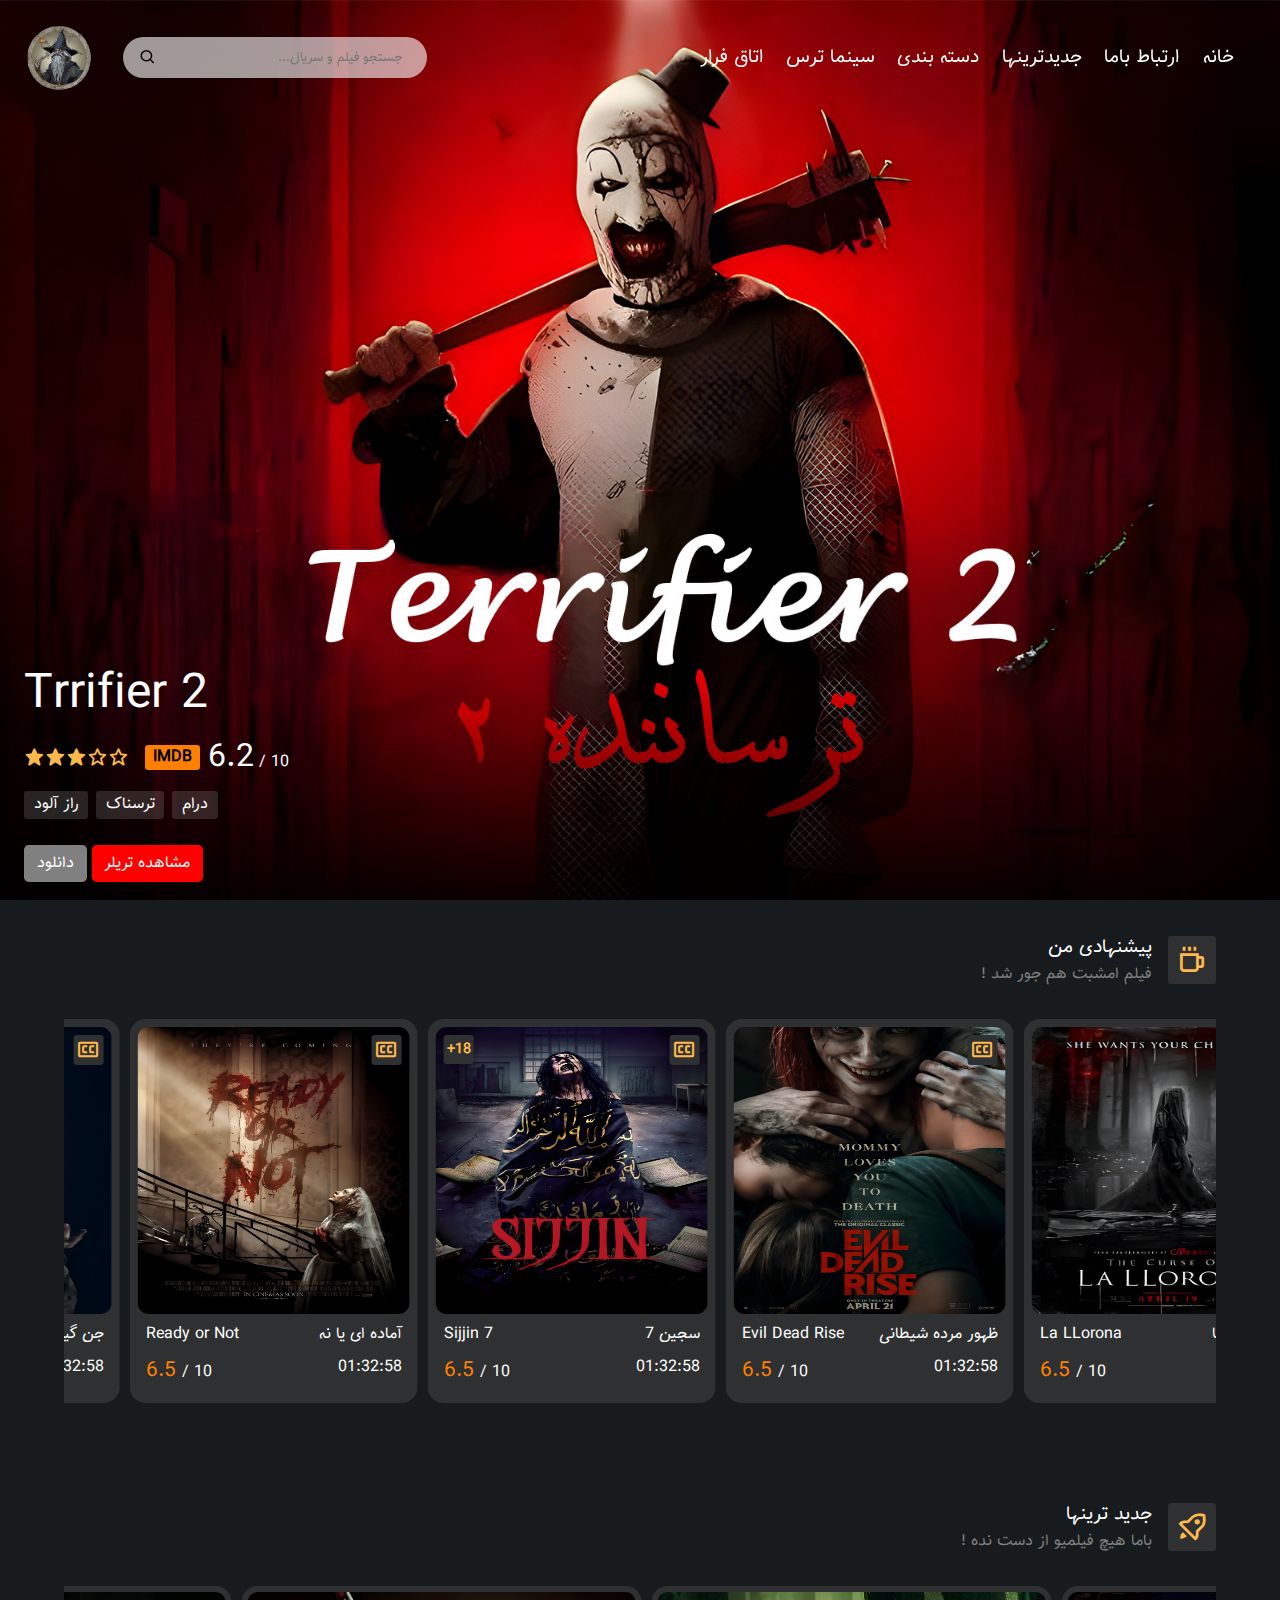
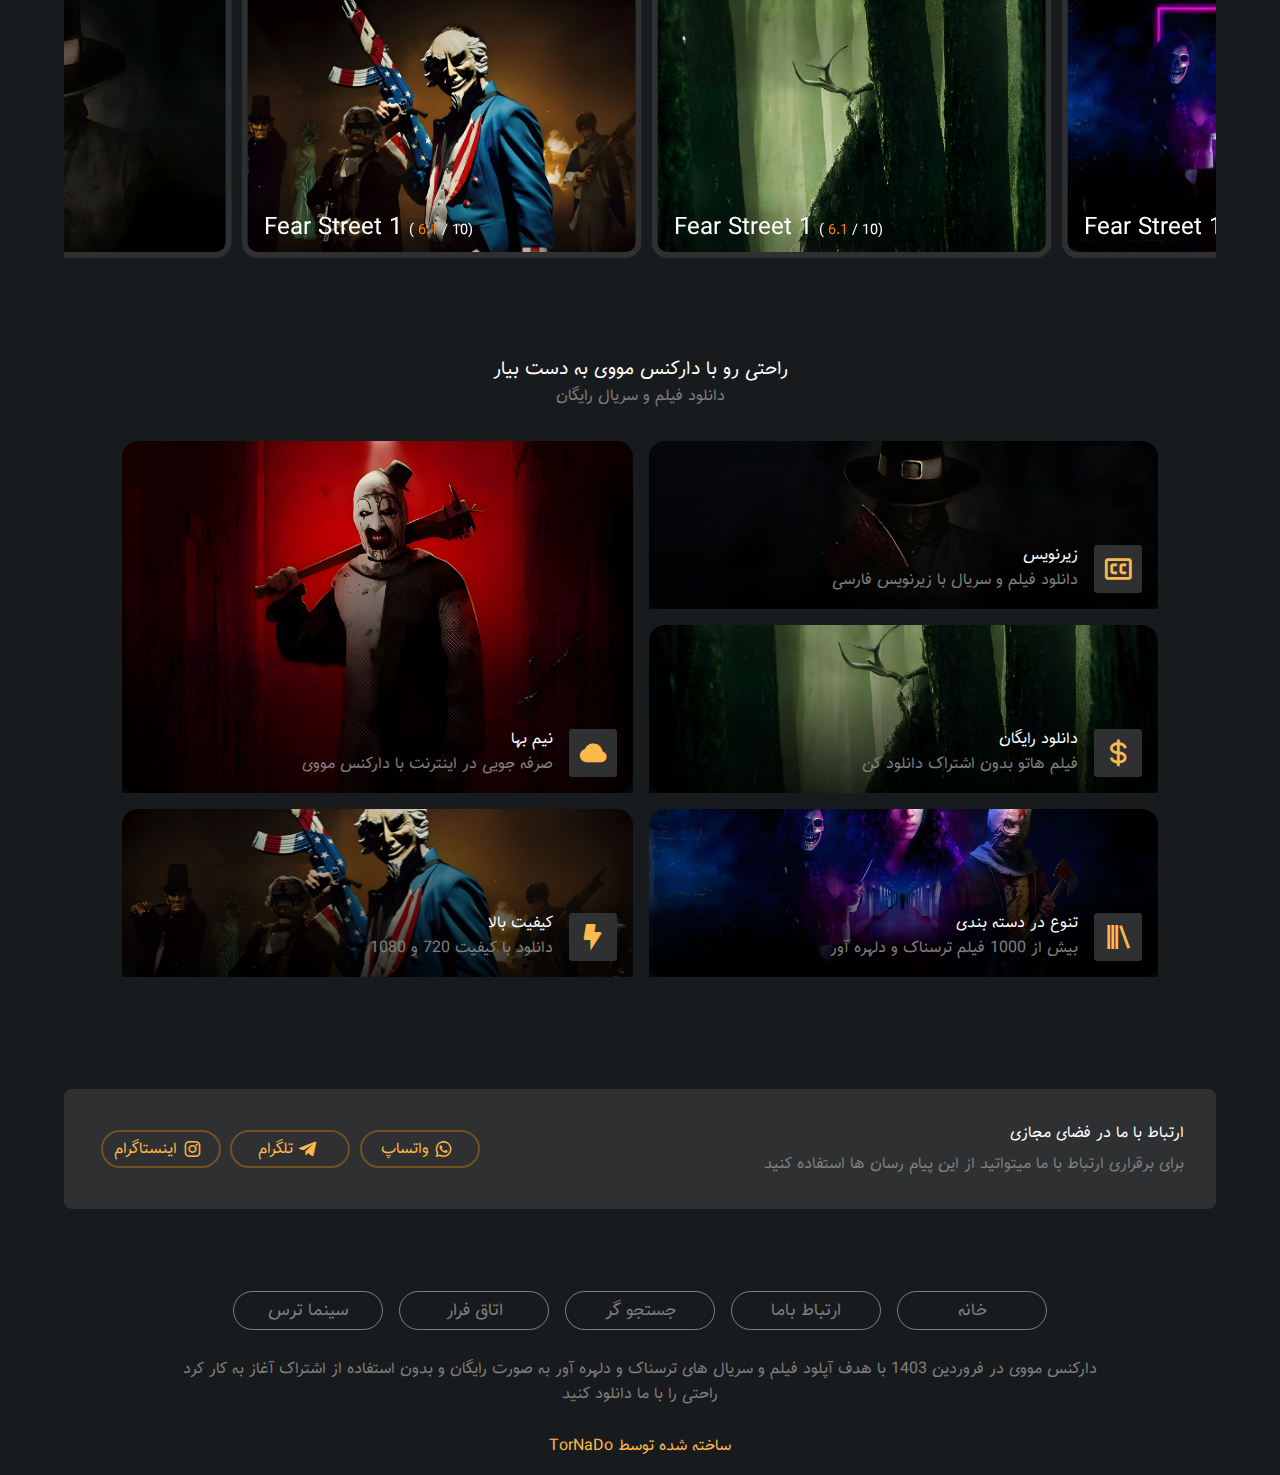
<file: index.html>
<!DOCTYPE html>
<html lang="en">

<head>
    <meta charset="UTF-8">
    <meta name="viewport" content="width=device-width, initial-scale=1.0">
    <link href='https://unpkg.com/boxicons@2.1.4/css/boxicons.min.css' rel='stylesheet'>

    <link rel="stylesheet" href="https://cdn.jsdelivr.net/npm/swiper@11/swiper-bundle.min.css" />

    <link rel="stylesheet" href="css/style.css">
    <title>DarknessMovie | دارکنس مووی</title>
</head>

<body>

    <div class="mobile_menu">
        <!-- <i class='bx bx-x mobile_menu_close'></i> -->
        <div class="logo">
            <a class="logo_brand" href="">
                <img src="image/logo.png" alt="">
                <h1>Darkness Movie</h1>
            </a>
        </div>

        <ul class="mobile_menu_item">
            <li class="mobile_menu_search">
                <i id="btn_search" class='bx bx-search'></i>
                <input type="text" maxlength="40" placeholder="جستجو فیلم و سریال">
            </li>
            <li class="mobile_menu_items"><a href="">فهرست اصلی<i class='bx bx-home'></i></a></li>
            <li class="mobile_menu_items"><a href="">ارتباط باما<i class='bx bx-phone'></i></a></li>
            <li class="mobile_menu_items"><a href="">جدید ترینها<i class='bx bx-meteor'></i></a></li>
            <li class="mobile_menu_items"><a href="">دسته بندی<i class='bx bx-filter'></i></a></li>
            <li class="mobile_menu_items"><a href="">سینما ترس<i class='bx bx-tv'></i></a></li>
            <li class="mobile_menu_items"><a href="">اتاق فرار<i class='bx bx-ghost'></i></a></li>
            <hr>
            <li class="mobile_menu_logout"><button>خروج<i class='bx bx-log-out'></i></button></li>
        </ul>
    </div>


    <header id="header">
        <menu>
            <i class='bx bx-search icon-search'></i>
            <div class="menu-left">
                <a href="">
                    <img src="image/logo.png" alt="لوگوی سایت" class="menu-logo">
                </a>
                <div class="menu-searchbar">
                    <input type="text" class="searchbar-input" placeholder="...جستجو فیلم و سریال">
                    <i class='bx bx-search searchbar-icon'></i>

                    <div class="searchbar-result">

                    </div>
                </div>
            </div>
            <div class="menu-right">
                <ul class="menu-list">
                    <li class="menu-item">
                        <a href="#" class="menu-link">خانه</a>
                    </li>
                    <li class="menu-item">
                        <a href="#contact" class="menu-link">ارتباط باما</a>
                    </li>
                    <li class="menu-item">
                        <a href="" class="menu-link">جدیدترینها</a>
                    </li>
                    <li class="menu-item">
                        <a href="" class="menu-link">دسته بندی</a>
                    </li>
                    <li class="menu-item">
                        <a href="" class="menu-link">سینما ترس</a>
                    </li>
                    <li class="menu-item">
                        <a href="" class="menu-link">اتاق فرار</a>
                    </li>
                </ul>
            </div>
            <i class='bx bx-menu menu-icon'></i>
        </menu>

        <div class="swiper headSlider">
            <div class="swiper-wrapper">
                <div class="swiper-slide headSlide headSlide1">
                    <div class="item-content">
                        <p class="item-name">Trrifier 2</p>
                        <div class="item-rate">
                            <div class="item-stars">
                                <i class='bx bxs-star'></i>
                                <i class='bx bxs-star'></i>
                                <i class='bx bxs-star'></i>
                                <i class='bx bx-star'></i>
                                <i class='bx bx-star'></i>
                            </div>
                            <div class="item-imdb">
                                <a class="imdb-link"
                                    href="https://www.imdb.com/title/tt6566576/?ref_=fn_al_tt_1">IMDB</a>
                                <p class="imdb-num"><span>6.2</span> / 10</p>
                            </div>
                        </div>
                        <div class="item-genre">
                            <p>راز آلود</p>
                            <p>ترسناک</p>
                            <p>درام</p>
                        </div>
                        <div class="item-links">
                            <a class="item-trailer" href="">مشاهده تریلر</i></a>
                            <a class="item-download" href="">دانلود</i></a>
                        </div>
                    </div>
                </div>
                <div class="swiper-slide headSlide headSlide2">
                    <div class="item-content">
                        <p class="item-name">Fear Street 1</p>
                        <div class="item-rate">
                            <div class="item-stars">
                                <i class='bx bxs-star'></i>
                                <i class='bx bxs-star'></i>
                                <i class='bx bxs-star'></i>
                                <i class='bx bx-star'></i>
                                <i class='bx bx-star'></i>
                            </div>
                            <div class="item-imdb">
                                <a class="imdb-link"
                                    href="https://www.imdb.com/title/tt6566576/?ref_=fn_al_tt_1">IMDB</a>
                                <p class="imdb-num"><span>6.2</span> / 10</p>
                            </div>
                        </div>
                        <div class="item-genre">
                            <p>راز آلود</p>
                            <p>ترسناک</p>
                            <p>درام</p>
                        </div>
                        <div class="item-links">
                            <a class="item-trailer" href="">مشاهده تریلر</i></a>
                            <a class="item-download" href="">دانلود</i></a>
                        </div>
                    </div>
                </div>
                <div class="swiper-slide headSlide headSlide3">
                    <div class="item-content">
                        <p class="item-name">Wrong Turn 7</p>
                        <div class="item-rate">
                            <div class="item-stars">
                                <i class='bx bxs-star'></i>
                                <i class='bx bxs-star'></i>
                                <i class='bx bxs-star'></i>
                                <i class='bx bx-star'></i>
                                <i class='bx bx-star'></i>
                            </div>
                            <div class="item-imdb">
                                <a class="imdb-link"
                                    href="https://www.imdb.com/title/tt6566576/?ref_=fn_al_tt_1">IMDB</a>
                                <p class="imdb-num"><span>6.2</span> / 10</p>
                            </div>
                        </div>
                        <div class="item-genre">
                            <p>راز آلود</p>
                            <p>ترسناک</p>
                            <p>درام</p>
                        </div>
                        <div class="item-links">
                            <a class="item-trailer" href="">مشاهده تریلر</i></a>
                            <a class="item-download" href="">دانلود</i></a>
                        </div>
                    </div>
                </div>
                <div class="swiper-slide headSlide headSlide4">
                    <div class="item-content">
                        <p class="item-name">ThanksGiving</p>
                        <div class="item-rate">
                            <div class="item-stars">
                                <i class='bx bxs-star'></i>
                                <i class='bx bxs-star'></i>
                                <i class='bx bxs-star'></i>
                                <i class='bx bx-star'></i>
                                <i class='bx bx-star'></i>
                            </div>
                            <div class="item-imdb">
                                <a class="imdb-link"
                                    href="https://www.imdb.com/title/tt6566576/?ref_=fn_al_tt_1">IMDB</a>
                                <p class="imdb-num"><span>6.2</span> / 10</p>
                            </div>
                        </div>
                        <div class="item-genre">
                            <p>راز آلود</p>
                            <p>ترسناک</p>
                            <p>درام</p>
                        </div>
                        <div class="item-links">
                            <a class="item-trailer" href="">مشاهده تریلر</i></a>
                            <a class="item-download" href="">دانلود</i></a>
                        </div>
                    </div>
                </div>
                <div class="swiper-slide headSlide headSlide5">
                    <div class="item-content">
                        <p class="item-name">The Purge 3</p>
                        <div class="item-rate">
                            <div class="item-stars">
                                <i class='bx bxs-star'></i>
                                <i class='bx bxs-star'></i>
                                <i class='bx bxs-star'></i>
                                <i class='bx bx-star'></i>
                                <i class='bx bx-star'></i>
                            </div>
                            <div class="item-imdb">
                                <a class="imdb-link"
                                    href="https://www.imdb.com/title/tt6566576/?ref_=fn_al_tt_1">IMDB</a>
                                <p class="imdb-num"><span>6.2</span> / 10</p>
                            </div>
                        </div>
                        <div class="item-genre">
                            <p>راز آلود</p>
                            <p>ترسناک</p>
                            <p>درام</p>
                        </div>
                        <div class="item-links">
                            <a class="item-trailer" href="">مشاهده تریلر</i></a>
                            <a class="item-download" href="">دانلود</i></a>
                        </div>
                    </div>
                </div>
            </div>
        </div>

    </header>

    <main>
        <div class="main-container">
            <div class="myRecommend">
                <div class="slider-header">
                    <div class="slider-header__left">
                        <i class="bx bx-coffee header-left__icon"></i>
                    </div>
                    <div class="slider-header__right">
                        <p class="slider-title">پیشنهادی من</p>
                        <p class="slider-subtitle">فیلم امشبت هم جور شد !</p>
                    </div>
                </div>
                <div class="swiper mainSlider1">
                    <div class="swiper-wrapper mainSliderContainer">

                        <div class="swiper-slide mainSlide1">
                            <i class="bx bx-captions slide-captionIcon"></i>
                            <div class="slide-image">
                                <img src="image/item cover/Evil Dead Rise.jpg" alt="">
                                <div class="slideBtns">
                                    <a href="#" class="trailerBtn">
                                        <i class="bx bx-tv"></i>
                                        <p>تریلر</p>
                                    </a>
                                    <a href="" class="downloadBtn">
                                        <i class="bx bx-download"></i>
                                        <p>دانلود</p>
                                    </a>
                                </div>
                            </div>
                            <div class="slide-infos">
                                <p class="infos-ENGname">Evil Dead Rise</p>
                                <p class="infos-FAname">ظهور مرده شیطانی</p>
                                <p class="infos-rate">6.5 <span> / 10</span></p>
                                <p class="infos-time">01:32:58</p>
                            </div>
                        </div>

                        <div class="swiper-slide mainSlide1">
                            <i class="bx bx-captions slide-captionIcon"></i>
                            <div class="slide-image">
                                <img src="image/item cover/The.Curse.of.La.Llorona.jpg" alt="">
                                <div class="slideBtns">
                                    <a href="#" class="trailerBtn">
                                        <i class="bx bx-tv"></i>
                                        <p>تریلر</p>
                                    </a>
                                    <a href="" class="downloadBtn">
                                        <i class="bx bx-download"></i>
                                        <p>دانلود</p>
                                    </a>
                                </div>
                            </div>
                            <div class="slide-infos">
                                <p class="infos-ENGname">La LLorona</p>
                                <p class="infos-FAname">نفرین لالورونا</p>
                                <p class="infos-rate">6.5 <span> / 10</span></p>
                                <p class="infos-time">01:32:58</p>
                            </div>
                        </div>


                        <div class="swiper-slide mainSlide1">
                            <i class="bx bx-captions slide-captionIcon"></i>
                            <div class="slide-image">
                                <img src="image/item cover/Fear Street1.jpg" alt="">
                                <div class="slideBtns">
                                    <a href="#" class="trailerBtn">
                                        <i class="bx bx-tv"></i>
                                        <p>تریلر</p>
                                    </a>
                                    <a href="" class="downloadBtn">
                                        <i class="bx bx-download"></i>
                                        <p>دانلود</p>
                                    </a>
                                </div>
                            </div>
                            <div class="slide-infos">
                                <p class="infos-ENGname">Fear Street 1</p>
                                <p class="infos-FAname">خیابان ترس 1</p>
                                <p class="infos-rate">6.5 <span> / 10</span></p>
                                <p class="infos-time">01:32:58</p>
                            </div>
                        </div>


                        <div class="swiper-slide mainSlide1">
                            <i class="bx bx-captions slide-captionIcon"></i>
                            <div class="slide-image">
                                <img src="image/item cover/greenland.jpg" alt="">
                                <div class="slideBtns">
                                    <a href="#" class="trailerBtn">
                                        <i class="bx bx-tv"></i>
                                        <p>تریلر</p>
                                    </a>
                                    <a href="" class="downloadBtn">
                                        <i class="bx bx-download"></i>
                                        <p>دانلود</p>
                                    </a>
                                </div>
                            </div>
                            <div class="slide-infos">
                                <p class="infos-ENGname">Greenland</p>
                                <p class="infos-FAname">جزیره سبز</p>
                                <p class="infos-rate">6.5 <span> / 10</span></p>
                                <p class="infos-time">01:32:58</p>
                            </div>
                        </div>


                        <div class="swiper-slide mainSlide1">
                            <i class="bx bx-captions slide-captionIcon"></i>
                            <div class="slide-image">
                                <img src="image/item cover/autopsy of jane doe.jpg" alt="">
                                <div class="slideBtns">
                                    <a href="#" class="trailerBtn">
                                        <i class="bx bx-tv"></i>
                                        <p>تریلر</p>
                                    </a>
                                    <a href="" class="downloadBtn">
                                        <i class="bx bx-download"></i>
                                        <p>دانلود</p>
                                    </a>
                                </div>
                            </div>
                            <div class="slide-infos">
                                <p class="infos-ENGname">Jane Doe</p>
                                <p class="infos-FAname">کالبدشکافی جین دو</p>
                                <p class="infos-rate">6.5 <span> / 10</span></p>
                                <p class="infos-time">01:32:58</p>
                            </div>
                        </div>

                        <div class="swiper-slide mainSlide1">
                            <i class="bx bx-captions slide-captionIcon"></i>
                            <div class="slide-image">
                                <img src="image/item cover/thanksgiving.jpg" alt="">
                                <div class="slideBtns">
                                    <a href="#" class="trailerBtn">
                                        <i class="bx bx-tv"></i>
                                        <p>تریلر</p>
                                    </a>
                                    <a href="" class="downloadBtn">
                                        <i class="bx bx-download"></i>
                                        <p>دانلود</p>
                                    </a>
                                </div>
                            </div>
                            <div class="slide-infos">
                                <p class="infos-ENGname">Thanksgiving</p>
                                <p class="infos-FAname">روز شکرگداری</p>
                                <p class="infos-rate">6.5 <span> / 10</span></p>
                                <p class="infos-time">01:32:58</p>
                            </div>
                        </div>

                        <div class="swiper-slide mainSlide1">
                            <i class="bx bx-captions slide-captionIcon"></i>
                            <div class="slide-image">
                                <img src="image/item cover/exorcism of god.jpg" alt="">
                                <div class="slideBtns">
                                    <a href="#" class="trailerBtn">
                                        <i class="bx bx-tv"></i>
                                        <p>تریلر</p>
                                    </a>
                                    <a href="" class="downloadBtn">
                                        <i class="bx bx-download"></i>
                                        <p>دانلود</p>
                                    </a>
                                </div>
                            </div>
                            <div class="slide-infos">
                                <p class="infos-ENGname">Exorcism of God</p>
                                <p class="infos-FAname">جن گیری خدا</p>
                                <p class="infos-rate">6.5 <span> / 10</span></p>
                                <p class="infos-time">01:32:58</p>
                            </div>
                        </div>

                        <div class="swiper-slide mainSlide1">
                            <i class="bx bx-captions slide-captionIcon"></i>
                            <div class="slide-image">
                                <img src="image/item cover/ready or not.jpg" alt="">
                                <div class="slideBtns">
                                    <a href="#" class="trailerBtn">
                                        <i class="bx bx-tv"></i>
                                        <p>تریلر</p>
                                    </a>
                                    <a href="" class="downloadBtn">
                                        <i class="bx bx-download"></i>
                                        <p>دانلود</p>
                                    </a>
                                </div>
                            </div>
                            <div class="slide-infos">
                                <p class="infos-ENGname">Ready or Not</p>
                                <p class="infos-FAname">آماده ای یا نه</p>
                                <p class="infos-rate">6.5 <span> / 10</span></p>
                                <p class="infos-time">01:32:58</p>
                            </div>
                        </div>

                        <div class="swiper-slide mainSlide1">
                            <i class="bx bx-captions slide-captionIcon"></i>
                            <div class="slide-image">
                                <p class="limit">+18</p>
                                <img src="image/item cover/sijjin7.jpg" alt="">
                                <div class="slideBtns">
                                    <a href="#" class="trailerBtn">
                                        <i class="bx bx-tv"></i>
                                        <p>تریلر</p>
                                    </a>
                                    <a href="" class="downloadBtn">
                                        <i class="bx bx-download"></i>
                                        <p>دانلود</p>
                                    </a>
                                </div>
                            </div>
                            <div class="slide-infos">
                                <p class="infos-ENGname">Sijjin 7</p>
                                <p class="infos-FAname">سجین 7</p>
                                <p class="infos-rate">6.5 <span> / 10</span></p>
                                <p class="infos-time">01:32:58</p>
                            </div>
                        </div>

                    </div>
                </div>
            </div>


            <div class="newMovie">
                <div class="slider-header">
                    <div class="slider-header__left">
                        <i class="bx bx-rocket header-left__icon"></i>
                    </div>
                    <div class="slider-header__right">
                        <p class="slider-title">جدید ترینها</p>
                        <p class="slider-subtitle">باما هیچ فیلمیو از دست نده !</p>
                    </div>
                </div>
                <div class="swiper mainSlider2">
                    <div class="swiper-wrapper mainSliderContainer">

                        <div class="swiper-slide newMovie-slide newMovie-slide1">
                            <div class="newMovie-slide__info">
                                <p class="newMovie-slide__title">Fear Street 1 <span class="newMovie-slide__rate"> (
                                        <span>6.1 </span>/ 10)</span></p>
                                <p class="newMovie-slide__subtitle">Lorem ipsum dolor sit amet consectetur adipisicing
                                    elit.
                                    Sequi qui numquam veniam aspernatur. Quisquam voluptatibus magnam, quo nihil
                                    perspiciatis mollitia porro consectetur quam fuga sed quae et modi dicta! Nobis.0
                                </p>
                            </div>
                        </div>
                        <div class="swiper-slide newMovie-slide newMovie-slide2">
                            <div class="newMovie-slide__info">
                                <p class="newMovie-slide__title">Fear Street 1 <span class="newMovie-slide__rate"> (
                                        <span>6.1 </span>/ 10)</span></p>
                                <p class="newMovie-slide__subtitle">Lorem ipsum dolor sit amet consectetur adipisicing
                                    elit.
                                    Sequi qui numquam veniam aspernatur. Quisquam voluptatibus magnam, quo nihil
                                    perspiciatis mollitia porro consectetur quam fuga sed quae et modi dicta! Nobis.0
                                </p>
                            </div>
                        </div>
                        <div class="swiper-slide newMovie-slide newMovie-slide3">
                            <div class="newMovie-slide__info">
                                <p class="newMovie-slide__title">Fear Street 1 <span class="newMovie-slide__rate"> (
                                        <span>6.1 </span>/ 10)</span></p>
                                <p class="newMovie-slide__subtitle">Lorem ipsum dolor sit amet consectetur adipisicing
                                    elit.
                                    Sequi qui numquam veniam aspernatur. Quisquam voluptatibus magnam, quo nihil
                                    perspiciatis mollitia porro consectetur quam fuga sed quae et modi dicta! Nobis.0
                                </p>
                            </div>
                        </div>
                        <div class="swiper-slide newMovie-slide newMovie-slide4">
                            <div class="newMovie-slide__info">
                                <p class="newMovie-slide__title">Fear Street 1 <span class="newMovie-slide__rate"> (
                                        <span>6.1 </span>/ 10)</span></p>
                                <p class="newMovie-slide__subtitle">Lorem ipsum dolor sit amet consectetur adipisicing
                                    elit.
                                    Sequi qui numquam veniam aspernatur. Quisquam voluptatibus magnam, quo nihil
                                    perspiciatis mollitia porro consectetur quam fuga sed quae et modi dicta! Nobis.0
                                </p>
                            </div>
                        </div>
                        <div class="swiper-slide newMovie-slide newMovie-slide5">
                            <div class="newMovie-slide__info">
                                <p class="newMovie-slide__title">Fear Street 1 <span class="newMovie-slide__rate"> (
                                        <span>6.1 </span>/ 10)</span></p>
                                <p class="newMovie-slide__subtitle">Lorem ipsum dolor sit amet consectetur adipisicing
                                    elit.
                                    Sequi qui numquam veniam aspernatur. Quisquam voluptatibus magnam, quo nihil
                                    perspiciatis mollitia porro consectetur quam fuga sed quae et modi dicta! Nobis.0
                                </p>
                            </div>
                        </div>



                    </div>
                </div>
            </div>

            <div class="aboutUs">
                <div class="slider-header center">
                    <div class="slider-header__right">
                        <p class="slider-title">راحتی رو با دارکنس مووی به دست بیار</p>
                        <p class="slider-subtitle">دانلود فیلم و سریال رایگان</p>
                    </div>
                </div>
                <div class="aboutUs-container">
                    <div class="aboutUsBox aboutUsBox1">
                        <div class="aboutUsBox-left">
                            <i class='bx bxs-cloud'></i>
                        </div>
                        <div class="aboutUsBox-right">
                            <p class="aboutUsBox-title">نیم بها</p>
                            <p class="aboutUsBox-subtitle">صرفه جویی در اینترنت با دارکنس مووی</p>
                        </div>
                    </div>


                    <div class="aboutUsBox aboutUsBox2">
                        <div class="aboutUsBox-left">
                            <i class='bx bx-captions'></i>
                        </div>
                        <div class="aboutUsBox-right">
                            <p class="aboutUsBox-title">زیرنویس</p>
                            <p class="aboutUsBox-subtitle">دانلود فیلم و سریال با زیرنویس فارسی</p>
                        </div>
                    </div>


                    <div class="aboutUsBox aboutUsBox3">
                        <div class="aboutUsBox-left">
                            <i class='bx bxs-bolt'></i>
                        </div>
                        <div class="aboutUsBox-right">
                            <p class="aboutUsBox-title">کیفیت بالا</p>
                            <p class="aboutUsBox-subtitle">دانلود با کیفیت 720 و 1080</p>
                        </div>
                    </div>


                    <div class="aboutUsBox aboutUsBox4">
                        <div class="aboutUsBox-left">
                            <i class='bx bx-dollar'></i>
                        </div>
                        <div class="aboutUsBox-right">
                            <p class="aboutUsBox-title">دانلود رایگان</p>
                            <p class="aboutUsBox-subtitle">فیلم هاتو بدون اشتراک دانلود کن</p>
                        </div>
                    </div>


                    <div class="aboutUsBox aboutUsBox5">
                        <div class="aboutUsBox-left">
                            <i class='bx bx-library'></i>
                        </div>
                        <div class="aboutUsBox-right">
                            <p class="aboutUsBox-title">تنوع در دسته بندی</p>
                            <p class="aboutUsBox-subtitle">بیش از 1000 فیلم ترسناک و دلهره آور</p>
                        </div>
                    </div>
                </div>
            </div>
        </div>
    </main>


    <div class="contact" id="contact">
        <div class="contact-container">
            <div class="contact-left">
                <a href="#" class="contact-left__item-link">
                    <p class="contact-left__item-text">اینستاگرام</p>
                    <i class='bx bxl-instagram contact-left__item-icon'></i>
                </a>
                <a href="#" class="contact-left__item-link">
                    <p class="contact-left__item-text">تلگرام</p>
                    <i class='bx bxl-telegram contact-left__item-icon'></i>
                </a>
                <a href="#" class="contact-left__item-link">
                    <p class="contact-left__item-text">واتساپ</p>
                    <i class='bx bxl-whatsapp contact-left__item-icon'></i>
                </a>
            </div>
            <div class="contact-right">
                <span class="contact-right__title">ارتباط با ما در فضای مجازی</span>
                <span class="contact-right__subTitle">برای برقراری ارتباط با ما میتواتید از این پیام رسان ها استفاده
                    کنید</span>
            </div>
        </div>
    </div>
    <br><br>


    <footer>
        <div class="footer-container">
            <ul class="footer-items">
                <li class="footer-item"><a href="#header">خانه</a></li>
                <li class="footer-item"><a href="#contact">ارتباط باما</a></li>
                <li class="footer-item"><a href="">جستجو گر</a></li>
                <li class="footer-item"><a href="">اتاق فرار</a></li>
                <li class="footer-item"><a href="">سینما ترس</a></li>
            </ul>
            <p class="footer-desc">
                دارکنس مووی در فروردین 1403 با هدف آپلود فیلم و سریال های ترسناک و دلهره آور به صورت رایگان و بدون استفاده از اشتراک آغاز به کار کرد <br> راحتی را با ما دانلود کنید
            </p>
            <div class="footer-creator">ساخته شده توسط TorNaDo</div>
        </div>
    </footer>



    <script src="https://cdn.jsdelivr.net/npm/swiper@11/swiper-bundle.min.js"></script>
    <script src="js/script.js" type="module"></script>
</body>

</html>
</file>
<file: css/style.css>
@import url(mobile-menu.css);
@import url(header.css);
@import url(main.css);
@import url(contact.css);
@import url(./footer.css);


@font-face {
    font-family: Tanha;
    src: url(../fonts/Tanha.ttf);
}

:root {
    --light1: #fff;
    --light2: #ffffff23;
    --gray: gray;
    --gold1: #fdb94b;
    --goldLight: #ff990054;
    --gold2: #ff8000;
    --error: red;
    --green: #04a777;
    --greenLight: #04a77648;
    --black1: #181b1d;
    --black2: #2e3032;
}
html{
    scroll-behavior: smooth;
}

* {
    margin: 0;
    padding: 0;
    box-sizing: border-box;
    font-family: Tanha;
}

body {
    height: 100vh;
    background-color: var(--black1);
}

a {
    text-decoration: none;
}

ul {
    margin: 0;
    padding: 0;
    list-style: none;
}

input,
button {
    border: none;
    outline: none;
}
</file>
